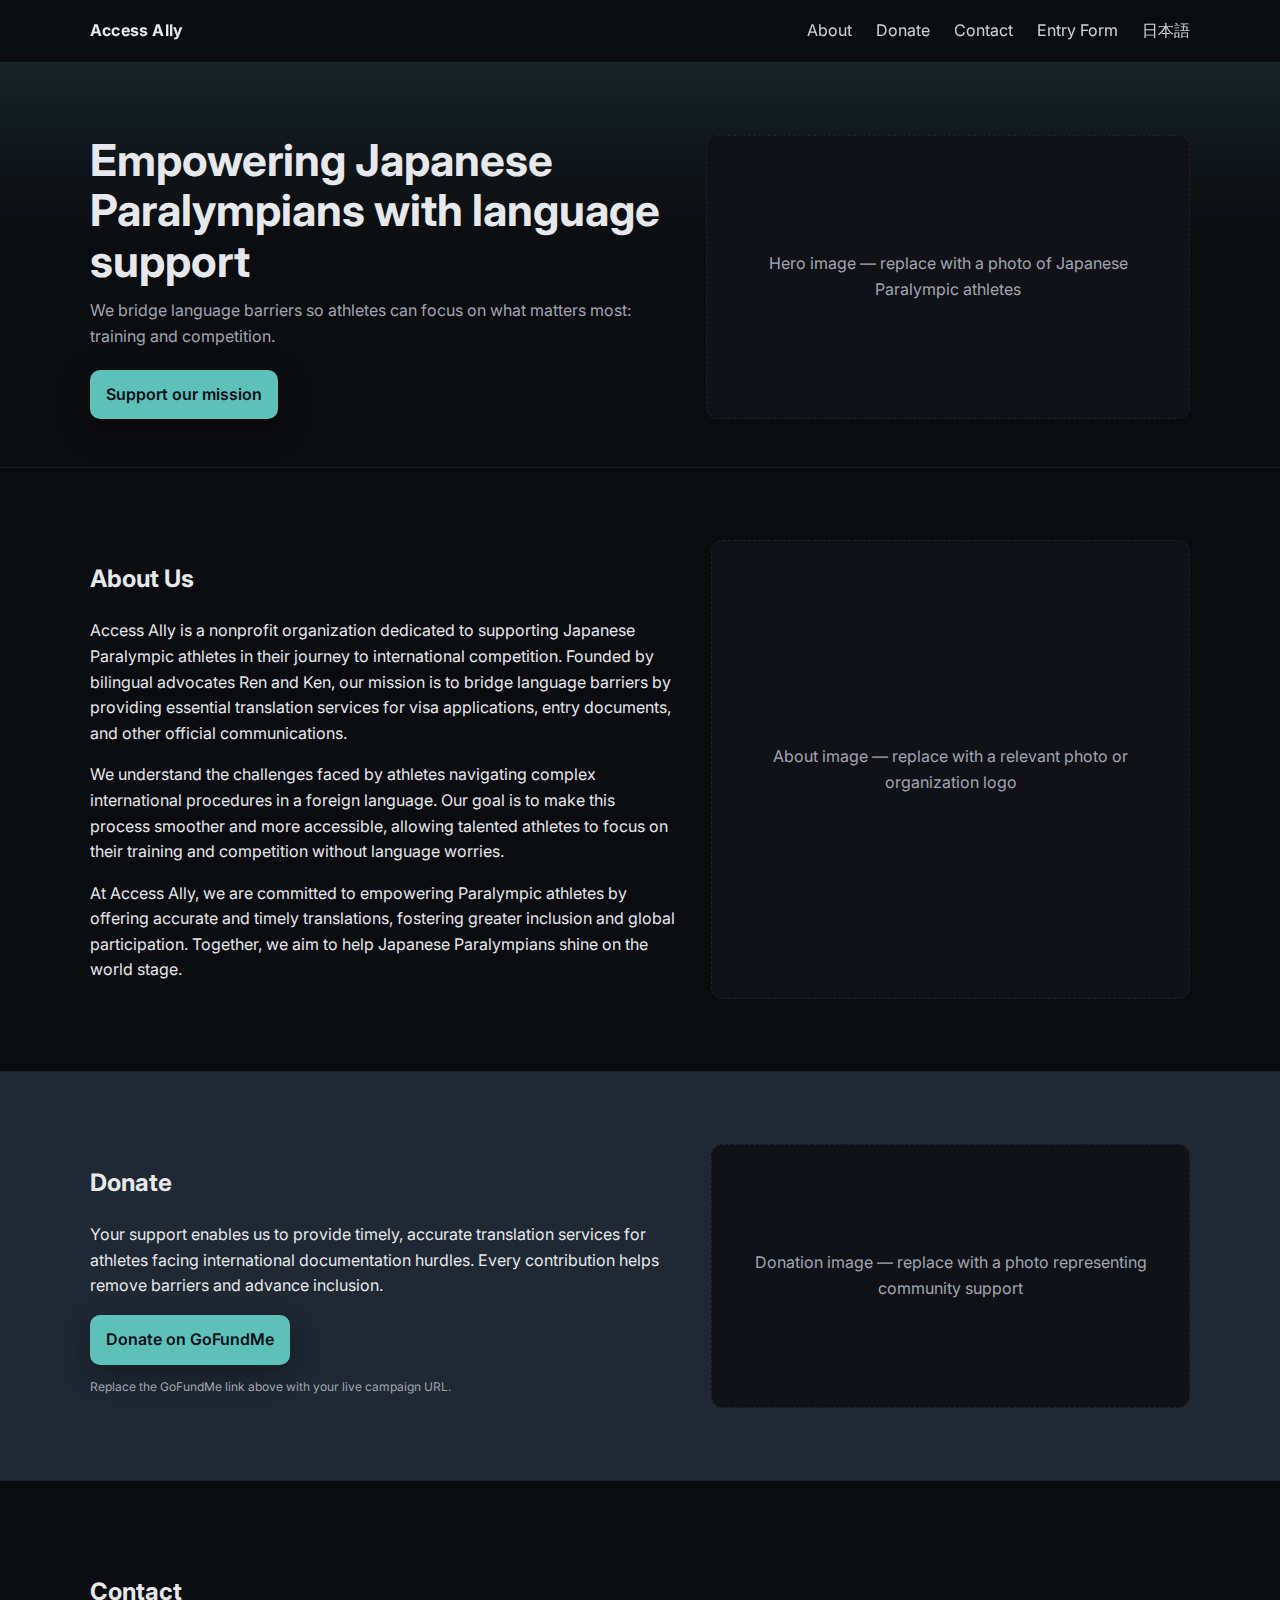
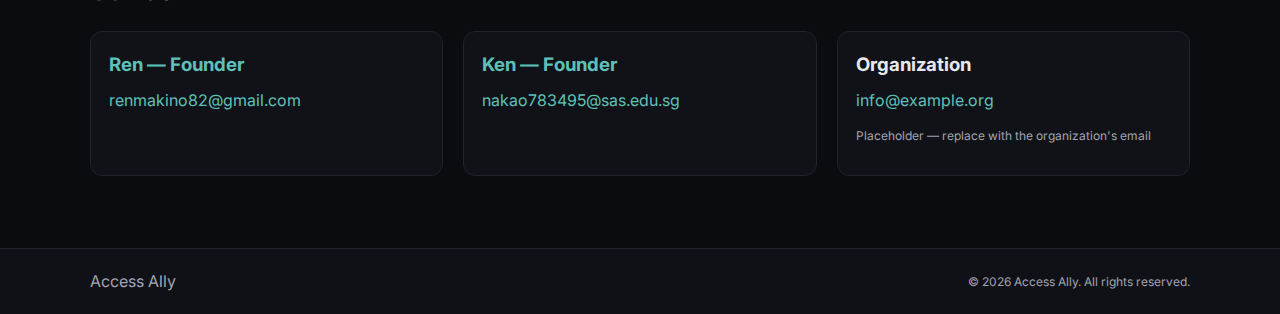
<file: index.html>
<!doctype html>
<html lang="en">
  <head>
    <meta charset="utf-8" />
    <meta name="viewport" content="width=device-width, initial-scale=1" />
    <title>Access Ally </title>
    <meta name="description" content="Access Ally is a nonprofit supporting Japanese Paralympic athletes through translation and documentation support." />
    <link rel="preconnect" href="https://fonts.googleapis.com" />
    <link rel="preconnect" href="https://fonts.gstatic.com" crossorigin />
    <link href="https://fonts.googleapis.com/css2?family=Inter:wght@300;400;600;700&display=swap" rel="stylesheet" />
    <link rel="stylesheet" href="styles.css" />
  </head>
  <body>
    <header class="site-header">
      <div class="container header-inner">
        <div class="brand">
          <a href="index.html" class="brand-primary" aria-label="Access Ally home">Access Ally</a>
        </div>
        <nav class="nav">
          <a href="#about">About</a>
          <a href="#donate">Donate</a>
          <a href="#contact">Contact</a>
          <a href="entry.html">Entry Form</a>
          <a href="ja.html">日本語</a>
        </nav>
      </div>
    </header>

    <main>
      <section class="hero">
        <div class="container hero-inner">
          <div class="hero-text">
            <h1>Empowering Japanese Paralympians with language support</h1>
            <p>
              We bridge language barriers so athletes can focus on what matters most: training and competition.
            </p>
            <div class="hero-cta">
              <a class="button button-primary" href="#donate">Support our mission</a>
            </div>
          </div>
          <div class="image-placeholder" aria-label="Hero image placeholder">
            <span>Hero image — replace with a photo of Japanese Paralympic athletes</span>
          </div>
        </div>
      </section>

      <section id="about" class="section">
        <div class="container grid two-col">
          <div>
            <h2>About Us</h2>
            <p>
              Access Ally is a nonprofit organization dedicated to supporting Japanese Paralympic athletes in their journey to international competition. Founded by bilingual advocates Ren and Ken, our mission is to bridge language barriers by providing essential translation services for visa applications, entry documents, and other official communications.
            </p>
            <p>
              We understand the challenges faced by athletes navigating complex international procedures in a foreign language. Our goal is to make this process smoother and more accessible, allowing talented athletes to focus on their training and competition without language worries.
            </p>
            <p>
              At Access Ally, we are committed to empowering Paralympic athletes by offering accurate and timely translations, fostering greater inclusion and global participation. Together, we aim to help Japanese Paralympians shine on the world stage.
            </p>
          </div>
          <div class="image-placeholder" aria-label="About section image placeholder">
            <span>About image — replace with a relevant photo or organization logo</span>
          </div>
        </div>
      </section>

      <section id="donate" class="section section-accent">
        <div class="container grid two-col">
          <div>
            <h2>Donate</h2>
            <p>
              Your support enables us to provide timely, accurate translation services for athletes facing international documentation hurdles. Every contribution helps remove barriers and advance inclusion.
            </p>
            <a class="button button-primary" href="https://gofund.me/abcd1234" target="_blank" rel="noopener noreferrer">
              Donate on GoFundMe
            </a>
            <p class="small muted">Replace the GoFundMe link above with your live campaign URL.</p>
          </div>
          <div class="image-placeholder" aria-label="Donate section image placeholder">
            <span>Donation image — replace with a photo representing community support</span>
          </div>
        </div>
      </section>

      <section id="contact" class="section">
        <div class="container">
          <h2>Contact</h2>
          <div class="contact-cards">
            <div class="card">
              <h3><a href="ren.html">Ren — Founder</a></h3>
              <a href="mailto:renmakino82@gmail.com">renmakino82@gmail.com</a>
            </div>
            <div class="card">
              <h3><a href="ken.html">Ken — Founder</a></h3>
              <a href="mailto:nakao783495@sas.edu.sg">nakao783495@sas.edu.sg</a>
            </div>
            <div class="card">
              <h3>Organization</h3>
              <a href="mailto:info@example.org">info@example.org</a>
              <p class="small muted">Placeholder — replace with the organization's email</p>
            </div>
          </div>
        </div>
      </section>
    </main>

    <footer class="site-footer">
      <div class="container footer-inner">
        <div class="footer-brand">Access Ally</div>
        <div class="small muted">© <span id="year"></span> Access Ally. All rights reserved.</div>
      </div>
    </footer>

    <script>
      document.getElementById('year').textContent = new Date().getFullYear();
    </script>
  </body>
  </html>
</file>
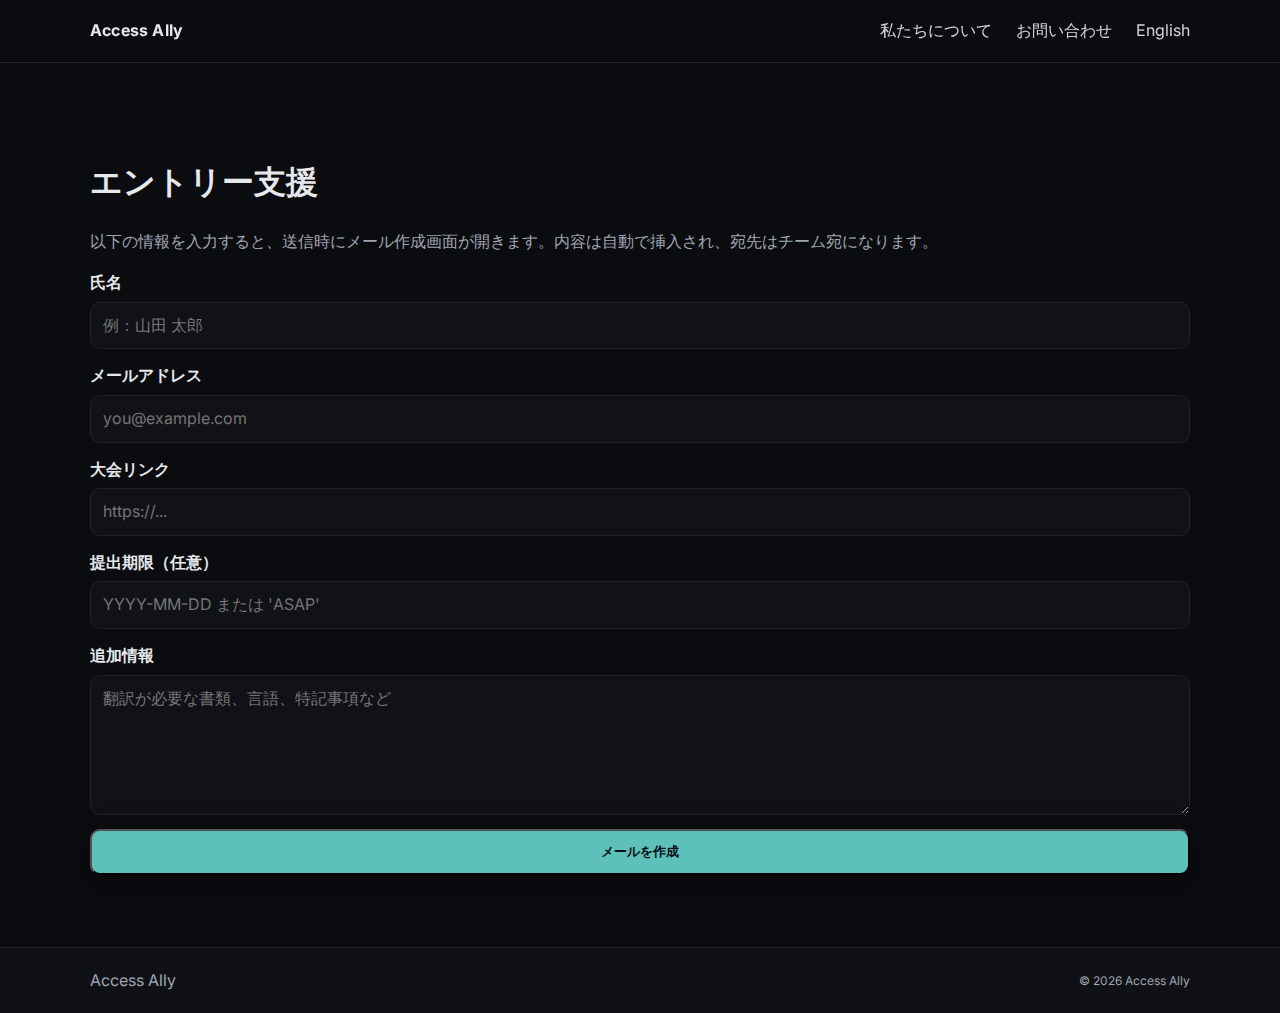
<file: entry-ja.html>
<!doctype html>
<html lang="ja">
  <head>
    <meta charset="utf-8" />
    <meta name="viewport" content="width=device-width, initial-scale=1" />
    <title>エントリー支援 | Access Ally</title>
    <link rel="preconnect" href="https://fonts.googleapis.com" />
    <link rel="preconnect" href="https://fonts.gstatic.com" crossorigin />
    <link href="https://fonts.googleapis.com/css2?family=Inter:wght@300;400;600;700&display=swap" rel="stylesheet" />
    <link rel="stylesheet" href="styles.css" />
    <style>
      .form { display: grid; gap: 14px; }
      .field { display: grid; gap: 6px; }
      .field label { font-weight: 600; }
      input[type="text"], input[type="url"], input[type="email"], textarea {
        background: var(--panel);
        border: 1px solid var(--border);
        color: var(--text);
        border-radius: 10px;
        padding: 10px 12px;
        font: inherit;
        outline: none;
      }
      textarea { min-height: 140px; resize: vertical; }
    </style>
  </head>
  <body>
    <header class="site-header">
      <div class="container header-inner">
        <div class="brand">
          <a href="ja.html" class="brand-primary">Access Ally</a>
        </div>
        <nav class="nav">
          <a href="ja.html#about">私たちについて</a>
          <a href="ja.html#contact">お問い合わせ</a>
          <a href="index.html#about">English</a>
        </nav>
      </div>
    </header>

    <main>
      <section class="section">
        <div class="container">
          <h1>エントリー支援</h1>
          <p class="muted">以下の情報を入力すると、送信時にメール作成画面が開きます。内容は自動で挿入され、宛先はチーム宛になります。</p>
          <form class="form" onsubmit="return sendEmail(event)">
            <div class="field">
              <label for="applicantName">氏名</label>
              <input id="applicantName" type="text" placeholder="例：山田 太郎" required />
            </div>
            <div class="field">
              <label for="applicantEmail">メールアドレス</label>
              <input id="applicantEmail" type="email" placeholder="you@example.com" required />
            </div>
            <div class="field">
              <label for="competitionLink">大会リンク</label>
              <input id="competitionLink" type="url" placeholder="https://..." required />
            </div>
            <div class="field">
              <label for="deadline">提出期限（任意）</label>
              <input id="deadline" type="text" placeholder="YYYY-MM-DD または 'ASAP'" />
            </div>
            <div class="field">
              <label for="details">追加情報</label>
              <textarea id="details" placeholder="翻訳が必要な書類、言語、特記事項など"></textarea>
            </div>
            <button class="button button-primary" type="submit">メールを作成</button>
          </form>
        </div>
      </section>
    </main>

    <footer class="site-footer">
      <div class="container footer-inner">
        <div class="footer-brand">Access Ally</div>
        <div class="small muted">© <span id="year"></span> Access Ally</div>
      </div>
    </footer>

    <script>
      document.getElementById('year').textContent = new Date().getFullYear();

      function sendEmail(event) {
        event.preventDefault();
        const to = 'nakao783495@sas.edu.sg';
        const name = document.getElementById('applicantName').value.trim();
        const email = document.getElementById('applicantEmail').value.trim();
        const link = document.getElementById('competitionLink').value.trim();
        const deadline = document.getElementById('deadline').value.trim();
        const details = document.getElementById('details').value.trim();

        const subject = encodeURIComponent(`[エントリー支援] ${name} — 翻訳依頼`);
        const bodyLines = [
          `氏名: ${name}`,
          `メール: ${email}`,
          `大会リンク: ${link}`,
          `締切: ${deadline || 'N/A'}`,
          '',
          '詳細:',
          details || 'N/A',
          '',
          '返信の際は、申請者のメールをCCに含めてください。'
        ];
        const body = encodeURIComponent(bodyLines.join('\n'));
        const mailto = `mailto:${to}?subject=${subject}&body=${body}`;

        window.location.href = mailto;
        return false;
      }
    </script>
  </body>
  </html>
</file>
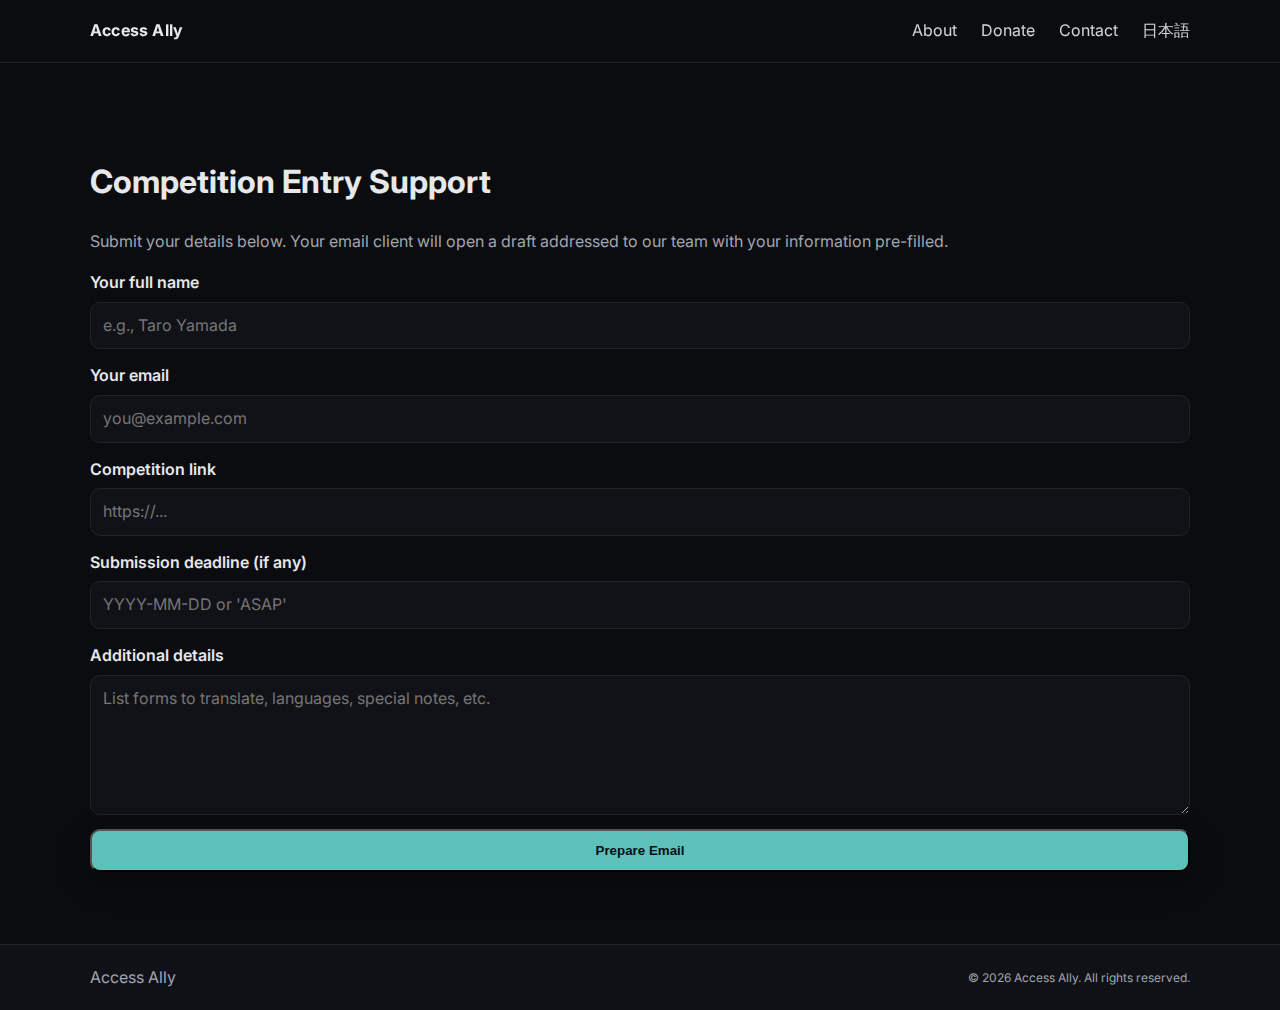
<file: entry.html>
<!doctype html>
<html lang="en">
  <head>
    <meta charset="utf-8" />
    <meta name="viewport" content="width=device-width, initial-scale=1" />
    <title>Competition Entry Support | Access Ally</title>
    <link rel="preconnect" href="https://fonts.googleapis.com" />
    <link rel="preconnect" href="https://fonts.gstatic.com" crossorigin />
    <link href="https://fonts.googleapis.com/css2?family=Inter:wght@300;400;600;700&display=swap" rel="stylesheet" />
    <link rel="stylesheet" href="styles.css" />
    <style>
      .form { display: grid; gap: 14px; }
      .field { display: grid; gap: 6px; }
      .field label { font-weight: 600; }
      input[type="text"], input[type="url"], input[type="email"], textarea {
        background: var(--panel);
        border: 1px solid var(--border);
        color: var(--text);
        border-radius: 10px;
        padding: 10px 12px;
        font: inherit;
        outline: none;
      }
      textarea { min-height: 140px; resize: vertical; }
    </style>
  </head>
  <body>
    <header class="site-header">
      <div class="container header-inner">
        <div class="brand">
          <span class="brand-primary">Access Ally</span>
        </div>
        <nav class="nav">
          <a href="index.html#about">About</a>
          <a href="index.html#donate">Donate</a>
          <a href="index.html#contact">Contact</a>
          <a href="ja.html">日本語</a>
        </nav>
      </div>
    </header>

    <main>
      <section class="section">
        <div class="container">
          <h1>Competition Entry Support</h1>
          <p class="muted">Submit your details below. Your email client will open a draft addressed to our team with your information pre-filled.</p>
          <form class="form" onsubmit="return sendEmail(event)">
            <div class="field">
              <label for="applicantName">Your full name</label>
              <input id="applicantName" type="text" placeholder="e.g., Taro Yamada" required />
            </div>
            <div class="field">
              <label for="applicantEmail">Your email</label>
              <input id="applicantEmail" type="email" placeholder="you@example.com" required />
            </div>
            <div class="field">
              <label for="competitionLink">Competition link</label>
              <input id="competitionLink" type="url" placeholder="https://..." required />
            </div>
            <div class="field">
              <label for="deadline">Submission deadline (if any)</label>
              <input id="deadline" type="text" placeholder="YYYY-MM-DD or 'ASAP'" />
            </div>
            <div class="field">
              <label for="details">Additional details</label>
              <textarea id="details" placeholder="List forms to translate, languages, special notes, etc."></textarea>
            </div>
            <button class="button button-primary" type="submit">Prepare Email</button>
          </form>
        </div>
      </section>
    </main>

    <footer class="site-footer">
      <div class="container footer-inner">
        <div class="footer-brand">Access Ally</div>
        <div class="small muted">© <span id="year"></span> Access Ally. All rights reserved.</div>
      </div>
    </footer>

    <script>
      document.getElementById('year').textContent = new Date().getFullYear();

      function sendEmail(event) {
        event.preventDefault();
        const to = 'nakao783495@sas.edu.sg';
        const name = document.getElementById('applicantName').value.trim();
        const email = document.getElementById('applicantEmail').value.trim();
        const link = document.getElementById('competitionLink').value.trim();
        const deadline = document.getElementById('deadline').value.trim();
        const details = document.getElementById('details').value.trim();

        const subject = encodeURIComponent(`[Entry Support] ${name} — Competition Translation Request`);
        const bodyLines = [
          `Applicant name: ${name}`,
          `Applicant email: ${email}`,
          `Competition link: ${link}`,
          `Deadline: ${deadline || 'N/A'}`,
          '',
          'Details:',
          details || 'N/A',
          '',
          'Please reply-all so I receive updates. Thank you!'
        ];
        const body = encodeURIComponent(bodyLines.join('\n'));
        const mailto = `mailto:${to}?subject=${subject}&body=${body}`;

        window.location.href = mailto;
        return false;
      }
    </script>
  </body>
  </html>
</file>
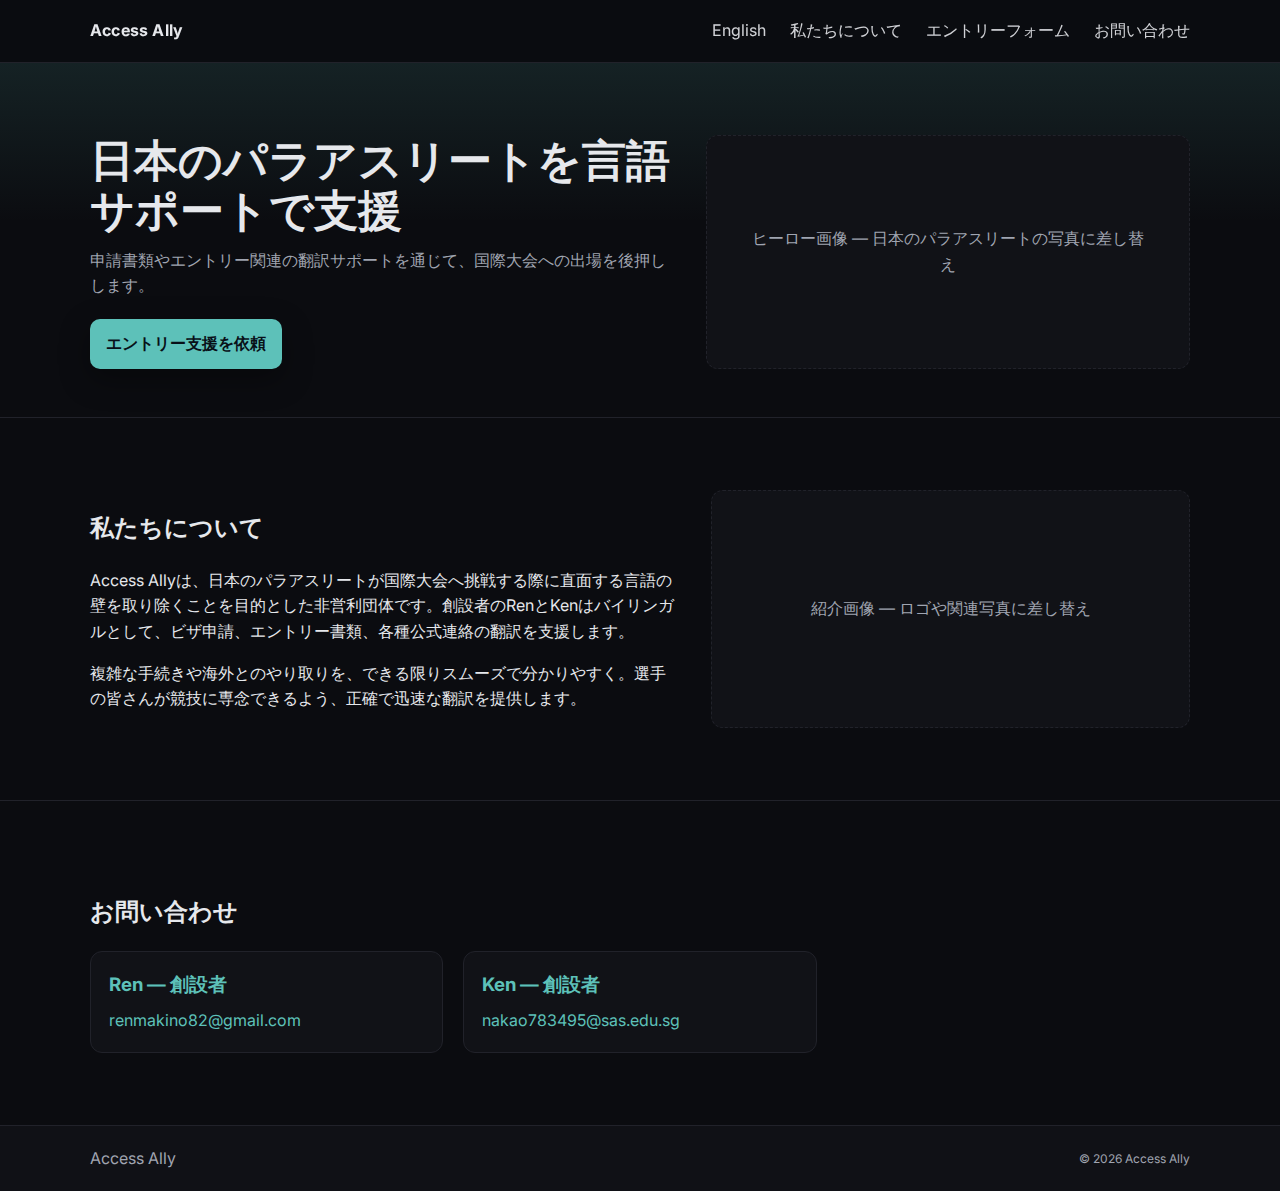
<file: ja.html>
<!doctype html>
<html lang="ja">
  <head>
    <meta charset="utf-8" />
    <meta name="viewport" content="width=device-width, initial-scale=1" />
    <title>アクセス・アライ — Access Ally</title>
    <meta name="description" content="Access Allyは日本のパラアスリートの国際大会出場を言語面から支援する非営利団体です。" />
    <link rel="preconnect" href="https://fonts.googleapis.com" />
    <link rel="preconnect" href="https://fonts.gstatic.com" crossorigin />
    <link href="https://fonts.googleapis.com/css2?family=Inter:wght@300;400;600;700&display=swap" rel="stylesheet" />
    <link rel="stylesheet" href="styles.css" />
  </head>
  <body>
    <header class="site-header">
      <div class="container header-inner">
        <div class="brand">
          <a href="ja.html" class="brand-primary">Access Ally</a>
        </div>
        <nav class="nav">
          <a href="index.html#about">English</a>
          <a href="ja.html#about">私たちについて</a>
          <a href="entry-ja.html">エントリーフォーム</a>
          <a href="#contact">お問い合わせ</a>
        </nav>
      </div>
    </header>

    <main>
      <section class="hero">
        <div class="container hero-inner">
          <div class="hero-text">
            <h1>日本のパラアスリートを言語サポートで支援</h1>
            <p>
              申請書類やエントリー関連の翻訳サポートを通じて、国際大会への出場を後押しします。
            </p>
            <div class="hero-cta">
              <a class="button button-primary" href="entry.html">エントリー支援を依頼</a>
            </div>
          </div>
          <div class="image-placeholder" aria-label="ヒーロー画像のプレースホルダー">
            <span>ヒーロー画像 — 日本のパラアスリートの写真に差し替え</span>
          </div>
        </div>
      </section>

      <section id="about" class="section">
        <div class="container grid two-col">
          <div>
            <h2>私たちについて</h2>
            <p>
              Access Allyは、日本のパラアスリートが国際大会へ挑戦する際に直面する言語の壁を取り除くことを目的とした非営利団体です。創設者のRenとKenはバイリンガルとして、ビザ申請、エントリー書類、各種公式連絡の翻訳を支援します。
            </p>
            <p>
              複雑な手続きや海外とのやり取りを、できる限りスムーズで分かりやすく。選手の皆さんが競技に専念できるよう、正確で迅速な翻訳を提供します。
            </p>
          </div>
          <div class="image-placeholder" aria-label="紹介画像のプレースホルダー">
            <span>紹介画像 — ロゴや関連写真に差し替え</span>
          </div>
        </div>
      </section>

      <section id="contact" class="section">
        <div class="container">
          <h2>お問い合わせ</h2>
          <div class="contact-cards">
            <div class="card">
              <h3><a href="ren-ja.html">Ren — 創設者</a></h3>
              <a href="mailto:renmakino82@gmail.com">renmakino82@gmail.com</a>
            </div>
            <div class="card">
              <h3><a href="ken-ja.html">Ken — 創設者</a></h3>
              <a href="mailto:nakao783495@sas.edu.sg">nakao783495@sas.edu.sg</a>
            </div>
          </div>
        </div>
      </section>
    </main>

    <footer class="site-footer">
      <div class="container footer-inner">
        <div class="footer-brand">Access Ally</div>
        <div class="small muted">© <span id="year"></span> Access Ally</div>
      </div>
    </footer>
    <script>document.getElementById('year').textContent = new Date().getFullYear();</script>
  </body>
  </html>
</file>
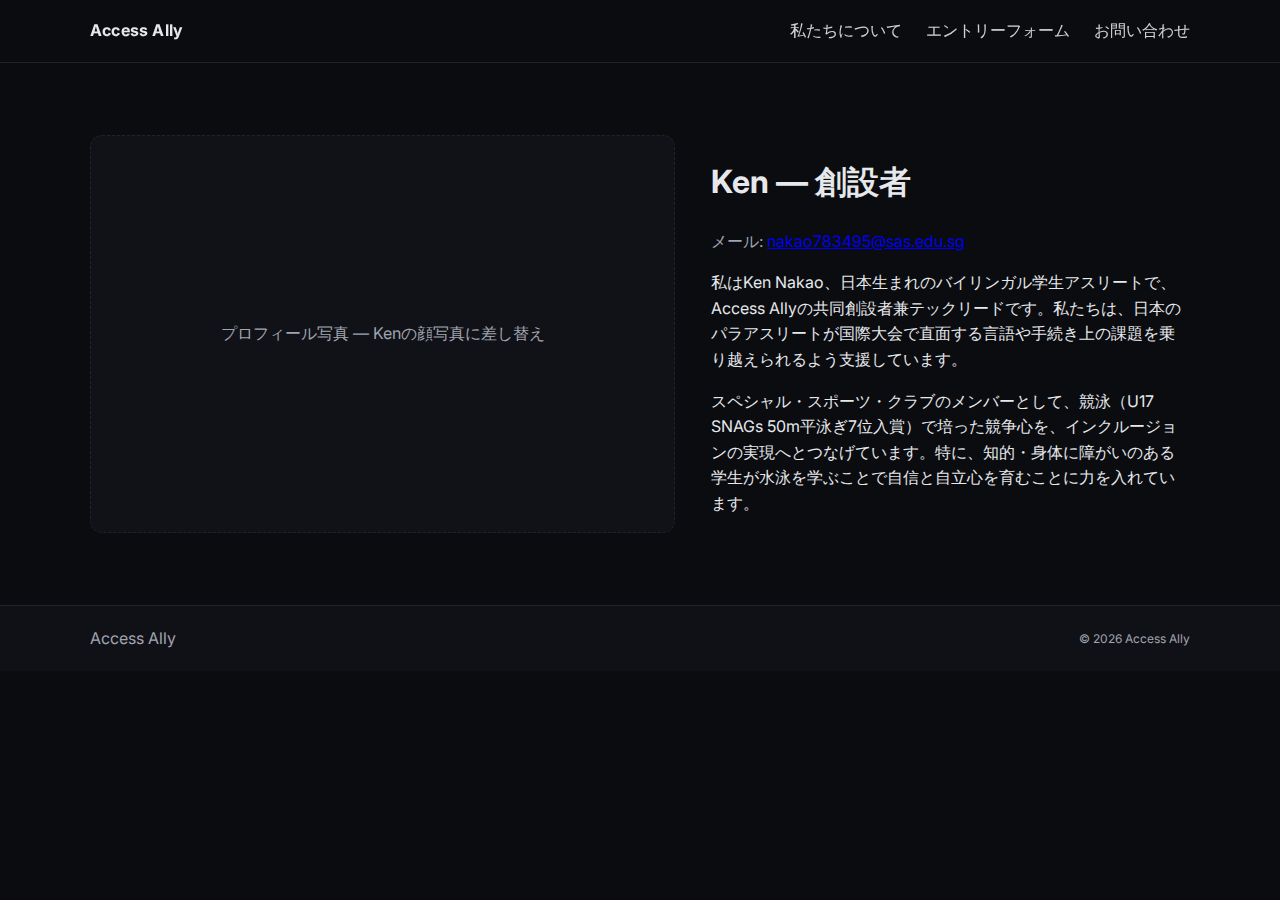
<file: ken-ja.html>
<!doctype html>
<html lang="ja">
  <head>
    <meta charset="utf-8" />
    <meta name="viewport" content="width=device-width, initial-scale=1" />
    <title>Ken — 創設者 | Access Ally</title>
    <link rel="preconnect" href="https://fonts.googleapis.com" />
    <link rel="preconnect" href="https://fonts.gstatic.com" crossorigin />
    <link href="https://fonts.googleapis.com/css2?family=Inter:wght@300;400;600;700&display=swap" rel="stylesheet" />
    <link rel="stylesheet" href="styles.css" />
  </head>
  <body>
    <header class="site-header">
      <div class="container header-inner">
        <div class="brand">
          <a href="ja.html" class="brand-primary">Access Ally</a>
        </div>
        <nav class="nav">
          <a href="ja.html#about">私たちについて</a>
          <a href="entry-ja.html">エントリーフォーム</a>
          <a href="ja.html#contact">お問い合わせ</a>
        </nav>
      </div>
    </header>

    <main>
      <section class="section">
        <div class="container grid two-col">
          <div class="image-placeholder" style="min-height: 320px" aria-label="Kenのプロフィール写真のプレースホルダー">
            <span>プロフィール写真 — Kenの顔写真に差し替え</span>
          </div>
          <div>
            <h1>Ken — 創設者</h1>
            <p class="muted">メール: <a href="mailto:nakao783495@sas.edu.sg">nakao783495@sas.edu.sg</a></p>
            <p>
              私はKen Nakao、日本生まれのバイリンガル学生アスリートで、Access Allyの共同創設者兼テックリードです。私たちは、日本のパラアスリートが国際大会で直面する言語や手続き上の課題を乗り越えられるよう支援しています。
            </p>
            <p>
              スペシャル・スポーツ・クラブのメンバーとして、競泳（U17 SNAGs 50m平泳ぎ7位入賞）で培った競争心を、インクルージョンの実現へとつなげています。特に、知的・身体に障がいのある学生が水泳を学ぶことで自信と自立心を育むことに力を入れています。
            </p>
          </div>
        </div>
      </section>
    </main>

    <footer class="site-footer">
      <div class="container footer-inner">
        <div class="footer-brand">Access Ally</div>
        <div class="small muted">© <span id="year"></span> Access Ally</div>
      </div>
    </footer>
    <script>document.getElementById('year').textContent = new Date().getFullYear();</script>
  </body>
  </html>
</file>
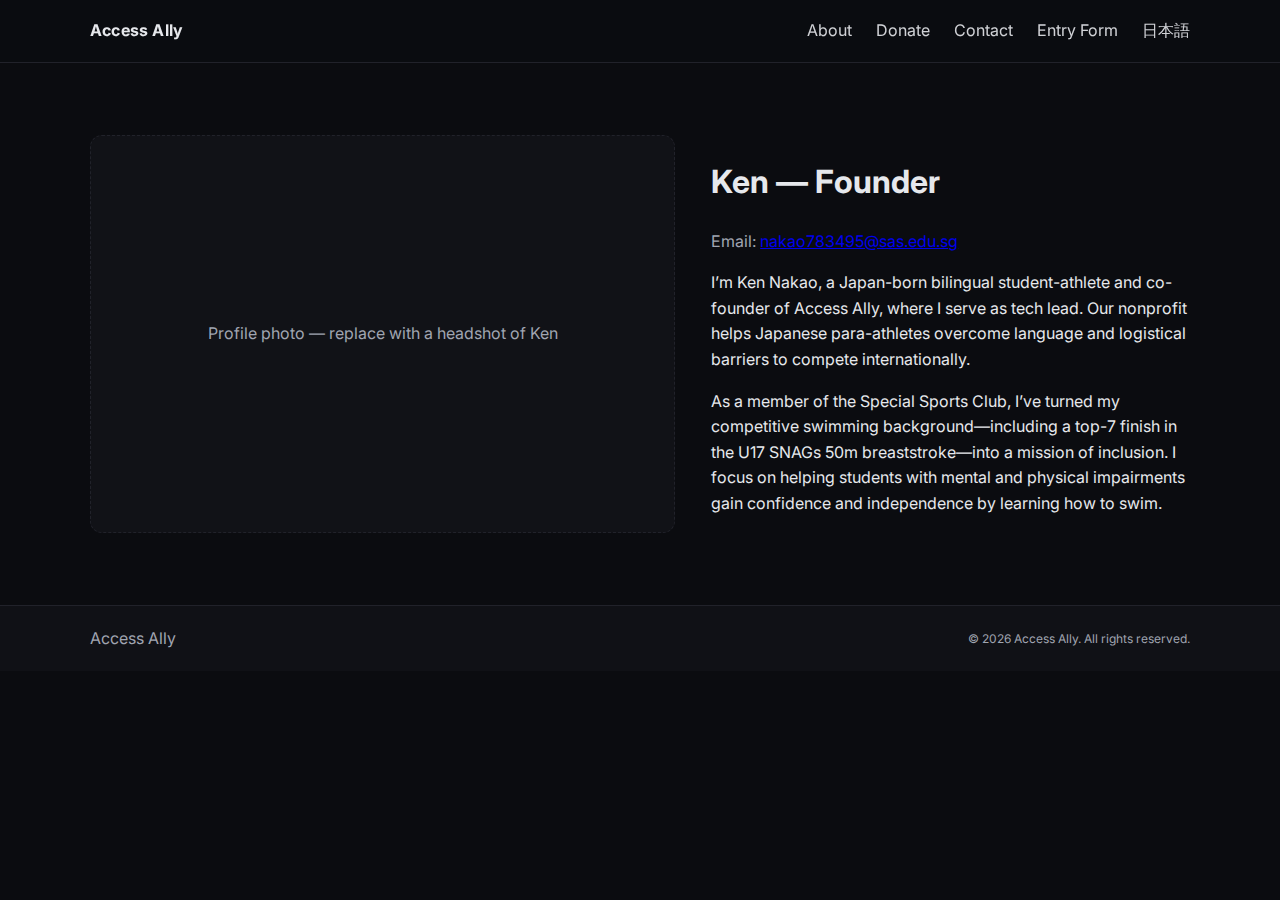
<file: ken.html>
<!doctype html>
<html lang="en">
  <head>
    <meta charset="utf-8" />
    <meta name="viewport" content="width=device-width, initial-scale=1" />
    <title>Ken — Founder | Access Ally</title>
    <link rel="preconnect" href="https://fonts.googleapis.com" />
    <link rel="preconnect" href="https://fonts.gstatic.com" crossorigin />
    <link href="https://fonts.googleapis.com/css2?family=Inter:wght@300;400;600;700&display=swap" rel="stylesheet" />
    <link rel="stylesheet" href="styles.css" />
  </head>
  <body>
    <header class="site-header">
      <div class="container header-inner">
        <div class="brand">
          <a href="index.html" class="brand-primary">Access Ally</a>
        </div>
        <nav class="nav">
          <a href="index.html#about">About</a>
          <a href="index.html#donate">Donate</a>
          <a href="index.html#contact">Contact</a>
          <a href="entry.html">Entry Form</a>
          <a href="ja.html">日本語</a>
        </nav>
      </div>
    </header>

    <main>
      <section class="section">
        <div class="container grid two-col">
          <div class="image-placeholder" style="min-height: 320px" aria-label="Ken profile photo placeholder">
            <span>Profile photo — replace with a headshot of Ken</span>
          </div>
          <div>
            <h1>Ken — Founder</h1>
            <p class="muted">Email: <a href="mailto:nakao783495@sas.edu.sg">nakao783495@sas.edu.sg</a></p>
            <p>
              I’m Ken Nakao, a Japan-born bilingual student-athlete and co-founder of Access Ally, where I serve as tech lead. Our nonprofit helps Japanese para-athletes overcome language and logistical barriers to compete internationally.
            </p>
            <p>
              As a member of the Special Sports Club, I’ve turned my competitive swimming background—including a top-7 finish in the U17 SNAGs 50m breaststroke—into a mission of inclusion. I focus on helping students with mental and physical impairments gain confidence and independence by learning how to swim.
            </p>
          </div>
        </div>
      </section>
    </main>

    <footer class="site-footer">
      <div class="container footer-inner">
        <div class="footer-brand">Access Ally</div>
        <div class="small muted">© <span id="year"></span> Access Ally. All rights reserved.</div>
      </div>
    </footer>
    <script>document.getElementById('year').textContent = new Date().getFullYear();</script>
  </body>
  </html>
</file>
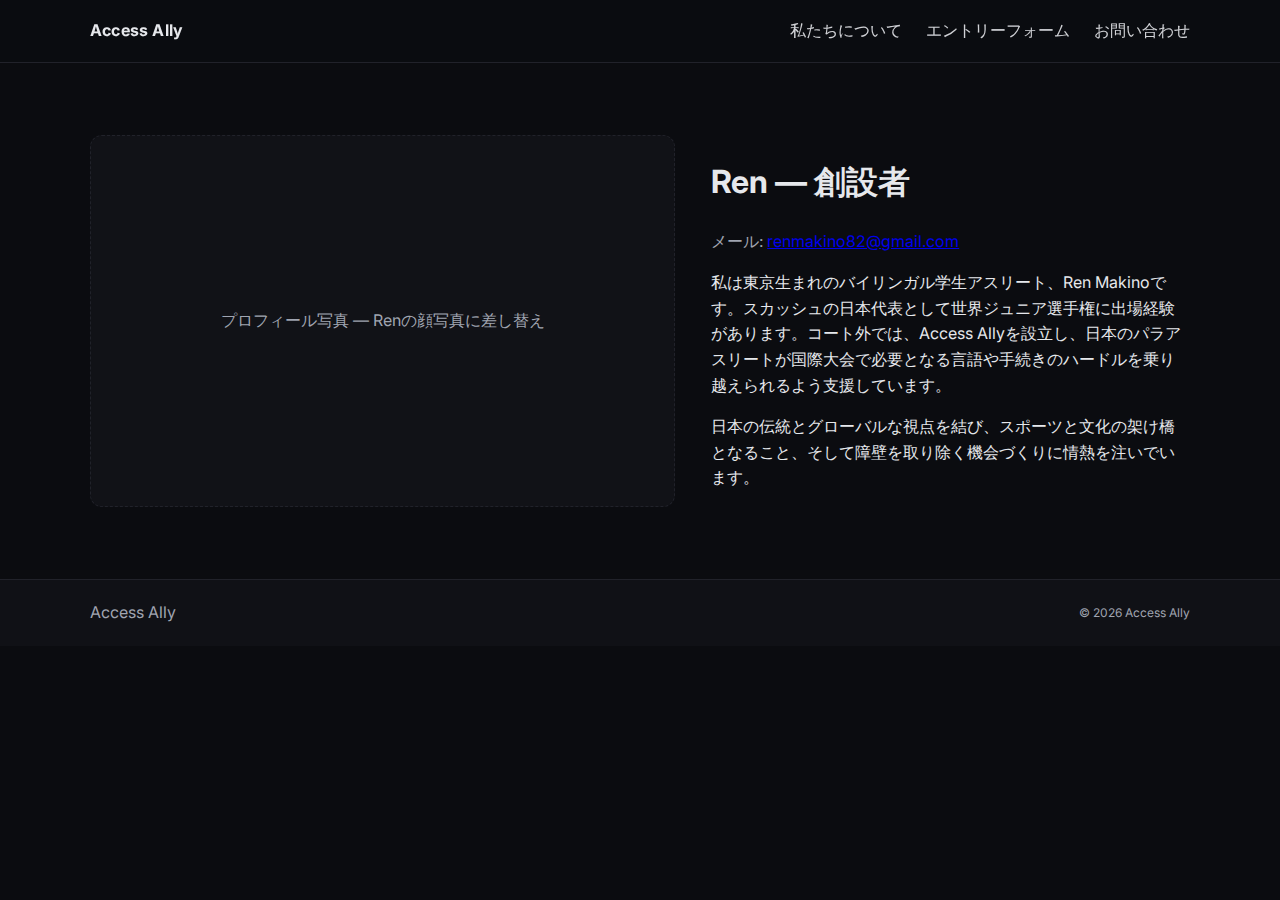
<file: ren-ja.html>
<!doctype html>
<html lang="ja">
  <head>
    <meta charset="utf-8" />
    <meta name="viewport" content="width=device-width, initial-scale=1" />
    <title>Ren — 創設者 | Access Ally</title>
    <link rel="preconnect" href="https://fonts.googleapis.com" />
    <link rel="preconnect" href="https://fonts.gstatic.com" crossorigin />
    <link href="https://fonts.googleapis.com/css2?family=Inter:wght@300;400;600;700&display=swap" rel="stylesheet" />
    <link rel="stylesheet" href="styles.css" />
  </head>
  <body>
    <header class="site-header">
      <div class="container header-inner">
        <div class="brand">
          <a href="ja.html" class="brand-primary">Access Ally</a>
        </div>
        <nav class="nav">
          <a href="ja.html#about">私たちについて</a>
          <a href="entry-ja.html">エントリーフォーム</a>
          <a href="ja.html#contact">お問い合わせ</a>
        </nav>
      </div>
    </header>

    <main>
      <section class="section">
        <div class="container grid two-col">
          <div class="image-placeholder" style="min-height: 320px" aria-label="Renのプロフィール写真のプレースホルダー">
            <span>プロフィール写真 — Renの顔写真に差し替え</span>
          </div>
          <div>
            <h1>Ren — 創設者</h1>
            <p class="muted">メール: <a href="mailto:renmakino82@gmail.com">renmakino82@gmail.com</a></p>
            <p>
              私は東京生まれのバイリンガル学生アスリート、Ren Makinoです。スカッシュの日本代表として世界ジュニア選手権に出場経験があります。コート外では、Access Allyを設立し、日本のパラアスリートが国際大会で必要となる言語や手続きのハードルを乗り越えられるよう支援しています。
            </p>
            <p>
              日本の伝統とグローバルな視点を結び、スポーツと文化の架け橋となること、そして障壁を取り除く機会づくりに情熱を注いでいます。
            </p>
          </div>
        </div>
      </section>
    </main>

    <footer class="site-footer">
      <div class="container footer-inner">
        <div class="footer-brand">Access Ally</div>
        <div class="small muted">© <span id="year"></span> Access Ally</div>
      </div>
    </footer>
    <script>document.getElementById('year').textContent = new Date().getFullYear();</script>
  </body>
  </html>
</file>
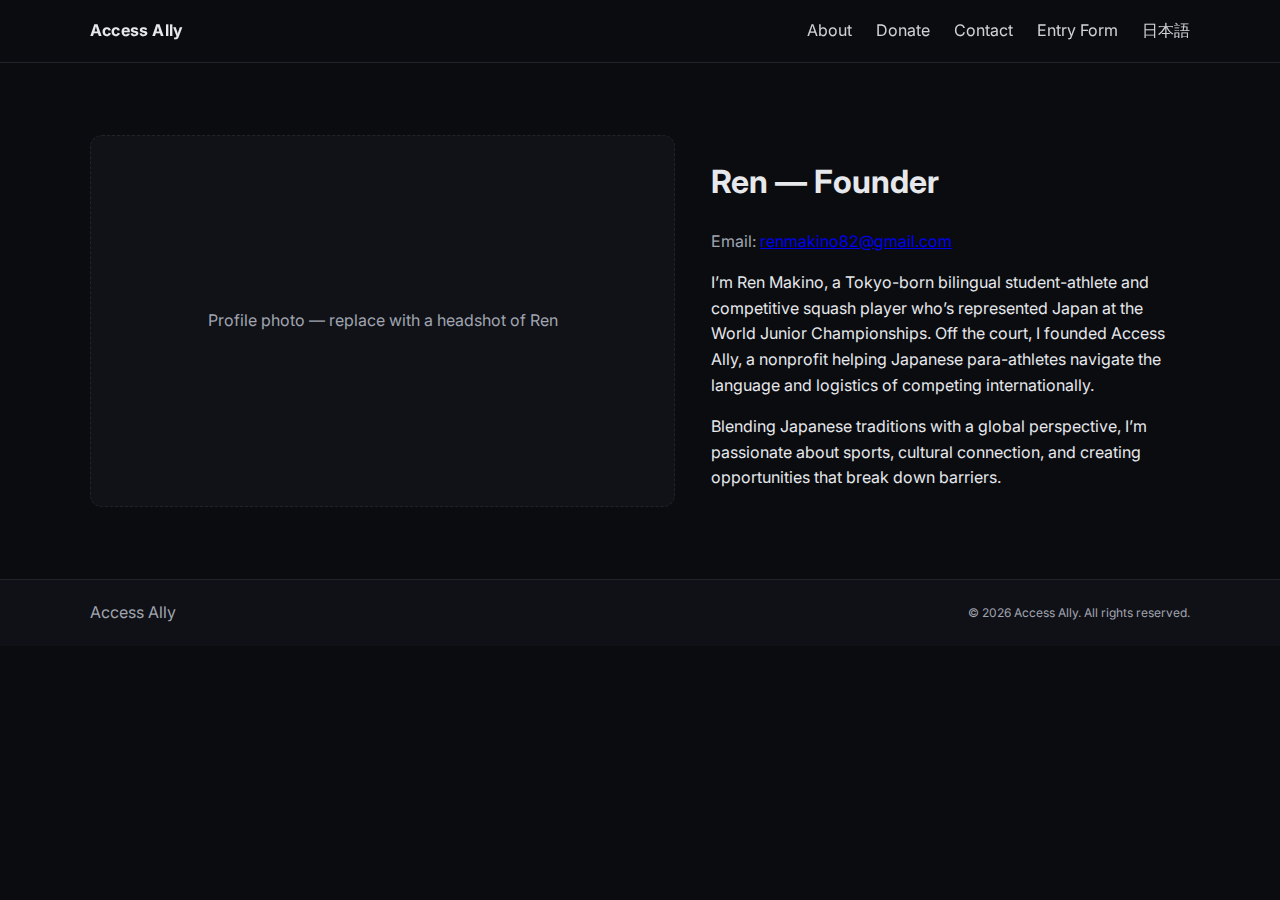
<file: ren.html>
<!doctype html>
<html lang="en">
  <head>
    <meta charset="utf-8" />
    <meta name="viewport" content="width=device-width, initial-scale=1" />
    <title>Ren — Founder | Access Ally</title>
    <link rel="preconnect" href="https://fonts.googleapis.com" />
    <link rel="preconnect" href="https://fonts.gstatic.com" crossorigin />
    <link href="https://fonts.googleapis.com/css2?family=Inter:wght@300;400;600;700&display=swap" rel="stylesheet" />
    <link rel="stylesheet" href="styles.css" />
  </head>
  <body>
    <header class="site-header">
      <div class="container header-inner">
        <div class="brand">
          <a href="index.html" class="brand-primary">Access Ally</a>
        </div>
        <nav class="nav">
          <a href="index.html#about">About</a>
          <a href="index.html#donate">Donate</a>
          <a href="index.html#contact">Contact</a>
          <a href="entry.html">Entry Form</a>
          <a href="ja.html">日本語</a>
        </nav>
      </div>
    </header>

    <main>
      <section class="section">
        <div class="container grid two-col">
          <div class="image-placeholder" style="min-height: 320px" aria-label="Ren profile photo placeholder">
            <span>Profile photo — replace with a headshot of Ren</span>
          </div>
          <div>
            <h1>Ren — Founder</h1>
            <p class="muted">Email: <a href="mailto:renmakino82@gmail.com">renmakino82@gmail.com</a></p>
            <p>
              I’m Ren Makino, a Tokyo-born bilingual student-athlete and competitive squash player who’s represented Japan at the World Junior Championships. Off the court, I founded Access Ally, a nonprofit helping Japanese para-athletes navigate the language and logistics of competing internationally.
            </p>
            <p>
              Blending Japanese traditions with a global perspective, I’m passionate about sports, cultural connection, and creating opportunities that break down barriers.
            </p>
          </div>
        </div>
      </section>
    </main>

    <footer class="site-footer">
      <div class="container footer-inner">
        <div class="footer-brand">Access Ally</div>
        <div class="small muted">© <span id="year"></span> Access Ally. All rights reserved.</div>
      </div>
    </footer>
    <script>document.getElementById('year').textContent = new Date().getFullYear();</script>
  </body>
  </html>
</file>
<file: styles.css>
:root {
  --bg: #0b0c10;
  --panel: #111217;
  --text: #e6e8ec;
  --muted: #a0a5b1;
  --primary: #5dc1b9;
  --primary-600: #49a69f;
  --accent: #1f2833;
  --border: #21222a;
  --shadow: 0 10px 30px rgba(0, 0, 0, 0.35);
}

* {
  box-sizing: border-box;
}

html, body {
  padding: 0;
  margin: 0;
  background: var(--bg);
  color: var(--text);
  font-family: Inter, system-ui, -apple-system, Segoe UI, Roboto, Ubuntu, Cantarell, Noto Sans, Helvetica Neue, Arial, "Apple Color Emoji", "Segoe UI Emoji";
  line-height: 1.6;
}

.container {
  width: min(1100px, 92%);
  margin: 0 auto;
}

.site-header {
  position: sticky;
  top: 0;
  z-index: 50;
  background: rgba(11, 12, 16, 0.75);
  backdrop-filter: blur(8px);
  border-bottom: 1px solid var(--border);
}

.header-inner {
  display: flex;
  align-items: center;
  justify-content: space-between;
  padding: 18px 0;
}

.brand {
  display: flex;
  flex-direction: column;
}
.brand-primary {
  font-weight: 700;
  letter-spacing: 0.2px;
  color: var(--text);
  text-decoration: none;
}
.brand-primary:visited { color: var(--text); }
.brand-primary:hover { opacity: 0.95; }
.brand-secondary {
  color: var(--muted);
  font-size: 12px;
  letter-spacing: 1.5px;
  text-transform: uppercase;
}

.nav a {
  color: var(--text);
  text-decoration: none;
  margin-left: 20px;
  opacity: 0.9;
}
.nav a:hover { opacity: 1; }

.hero {
  background: linear-gradient(180deg, rgba(93, 193, 185, 0.12), transparent 45%), var(--bg);
  border-bottom: 1px solid var(--border);
}
.hero-inner {
  display: grid;
  grid-template-columns: 1.2fr 1fr;
  gap: 36px;
  padding: 72px 0 48px;
}
.hero h1 {
  font-size: clamp(28px, 4vw, 44px);
  line-height: 1.15;
  margin: 0 0 12px 0;
}
.hero p { margin: 0 0 20px 0; color: var(--muted); }

.button {
  display: inline-block;
  border-radius: 10px;
  padding: 12px 16px;
  font-weight: 600;
  text-decoration: none;
  color: var(--bg);
  background: var(--text);
  box-shadow: var(--shadow);
  transition: transform 0.15s ease, box-shadow 0.15s ease, background 0.15s ease, color 0.15s ease;
}
.button:hover { transform: translateY(-1px); }
.button-primary { background: var(--primary); color: #081018; }
.button-primary:hover { background: var(--primary-600); }

.image-placeholder {
  border: 1px dashed var(--border);
  border-radius: 12px;
  min-height: 220px;
  display: grid;
  place-items: center;
  background: var(--panel);
  color: var(--muted);
  text-align: center;
  padding: 24px;
}
.image-placeholder span { max-width: 40ch; }

.section {
  padding: 72px 0;
  border-bottom: 1px solid var(--border);
}
.section-accent { background: var(--accent); }

.grid.two-col {
  display: grid;
  grid-template-columns: 1.1fr 0.9fr;
  gap: 36px;
}

.contact-cards {
  display: grid;
  grid-template-columns: repeat(3, minmax(0, 1fr));
  gap: 20px;
  margin-top: 20px;
}
.card {
  background: var(--panel);
  border: 1px solid var(--border);
  border-radius: 12px;
  padding: 18px;
}
.card h3 { margin: 0 0 8px 0; }
.card a { color: var(--primary); text-decoration: none; }
.card a:hover { text-decoration: underline; }

.small { font-size: 12px; }
.muted { color: var(--muted); }

.site-footer {
  background: rgba(17, 18, 23, 0.9);
}
.footer-inner {
  display: flex;
  align-items: center;
  justify-content: space-between;
  padding: 20px 0;
  color: var(--muted);
}

@media (max-width: 900px) {
  .hero-inner { grid-template-columns: 1fr; }
  .grid.two-col { grid-template-columns: 1fr; }
  .contact-cards { grid-template-columns: 1fr; }
  .nav a { margin-left: 12px; }
}
</file>
